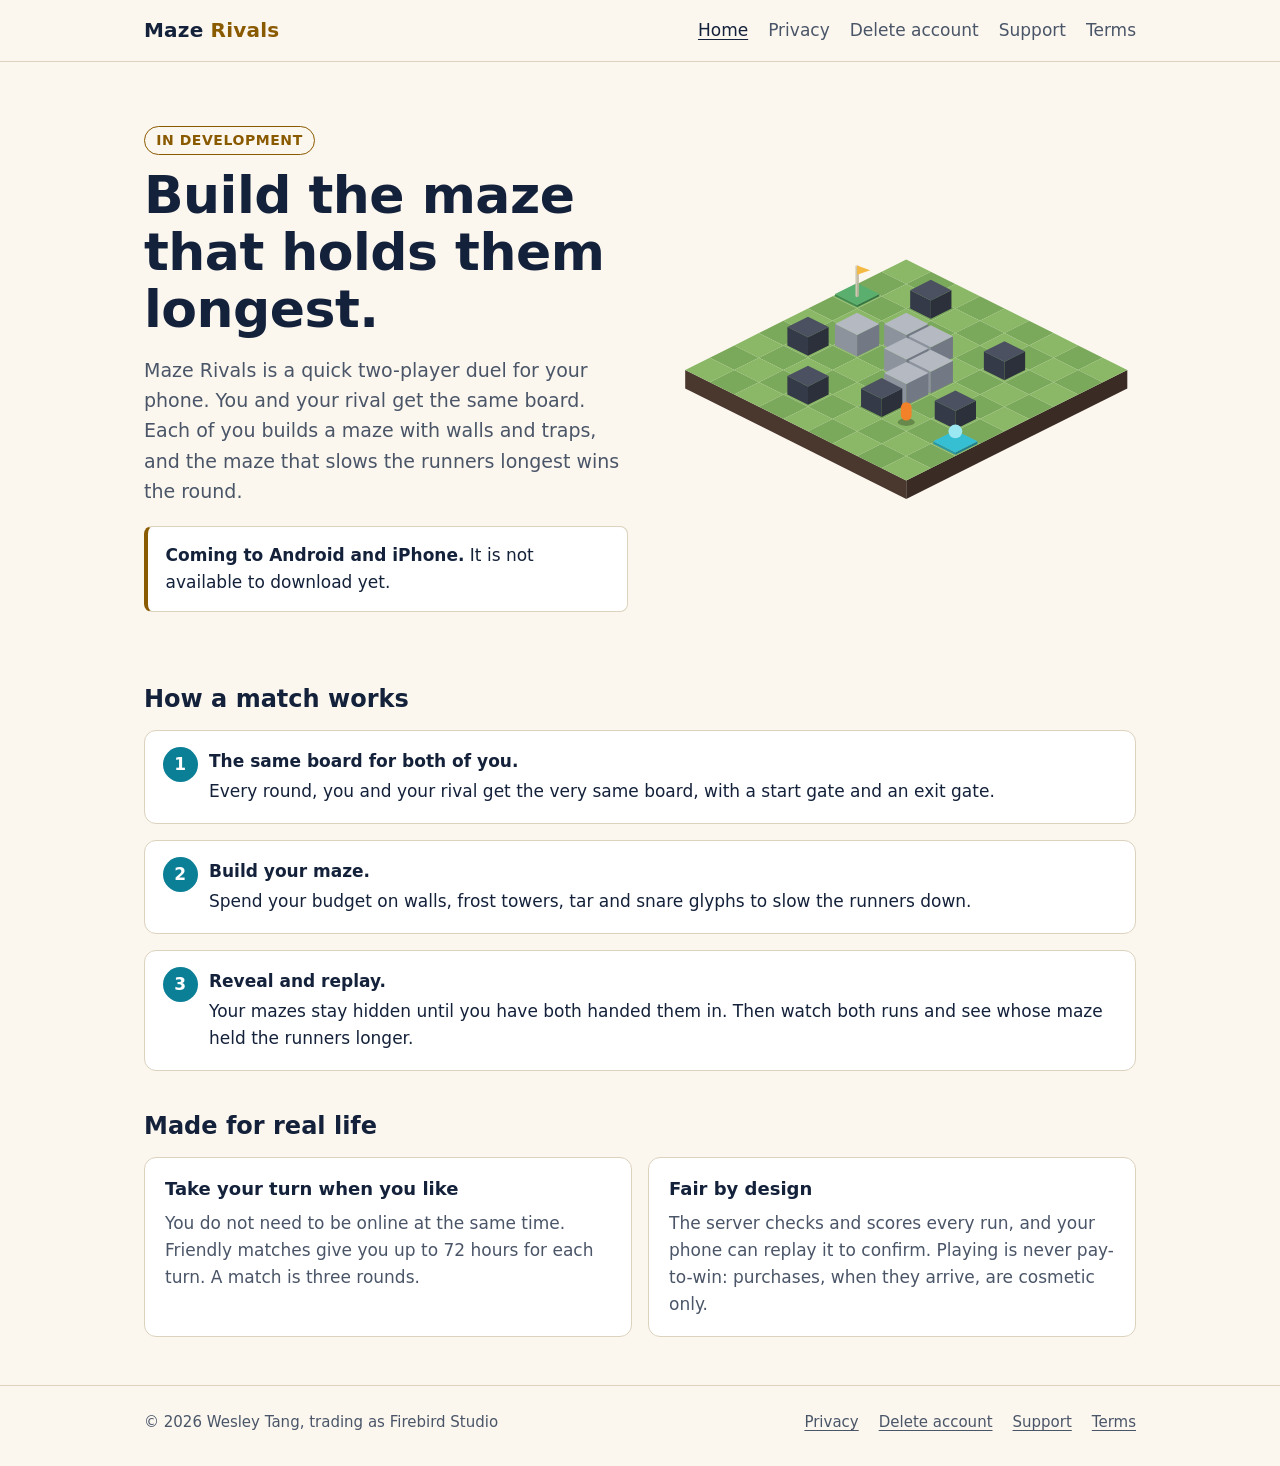
<file: index.html>
<!doctype html>
<html lang="en">
<head>
<meta charset="utf-8">
<meta name="viewport" content="width=device-width, initial-scale=1">
<title>Maze Rivals - build the maze that holds them longest</title>
<meta name="description" content="Maze Rivals is a two-player maze duel for phones. You and your rival get the same board, each build a maze, and the one that slows the runners longest wins. In development.">
<link rel="canonical" href="https://mazerivals.app/">
<meta name="theme-color" content="#101B2E">
<meta property="og:type" content="website">
<meta property="og:site_name" content="Maze Rivals">
<meta property="og:title" content="Maze Rivals - build the maze that holds them longest">
<meta property="og:description" content="Maze Rivals is a two-player maze duel for phones. You and your rival get the same board, each build a maze, and the one that slows the runners longest wins. In development.">
<meta property="og:url" content="https://mazerivals.app/">
<link rel="icon" href="/favicon.svg" type="image/svg+xml">
<link rel="stylesheet" href="/assets/site.css">
</head>
<body>
<a class="skip" href="#main">Skip to the content</a>
<header class="site"><div class="wrap"><a class="brand" href="/">Maze <span>Rivals</span></a><nav class="site" aria-label="Main"><ul><li><a href="/" aria-current="page">Home</a></li><li><a href="/privacy/">Privacy</a></li><li><a href="/delete-account/">Delete account</a></li><li><a href="/support/">Support</a></li><li><a href="/terms/">Terms</a></li></ul></nav></div></header>
<main id="main"><div class="wrap">
<section class="hero">
<div>
<p class="eyebrow">In development</p>
<h1>Build the maze that holds them longest.</h1>
<p class="lead">Maze Rivals is a quick two-player duel for your phone. You and your rival get the same board. Each of you builds a maze with walls and traps, and the maze that slows the runners longest wins the round.</p>
<p class="status"><strong>Coming to Android and iPhone.</strong> It is not available to download yet.</p>
</div>
<svg class="art" viewBox="0 0 600 392" role="img" aria-label="An isometric nine by nine board with walls and rocks between a start gate and an exit gate, and a runner on its way"><polygon points="12.0,198.0 300.0,342.0 300.0,366.0 12.0,222.0" fill="#4A382F"/><polygon points="588.0,198.0 300.0,342.0 300.0,366.0 588.0,222.0" fill="#3A2B25"/><polygon points="300.0,54.0 332.0,70.0 300.0,86.0 268.0,70.0" fill="#8AB866"/><polygon points="268.0,70.0 300.0,86.0 268.0,102.0 236.0,86.0" fill="#7BA95B"/><polygon points="332.0,70.0 364.0,86.0 332.0,102.0 300.0,86.0" fill="#7BA95B"/><polygon points="236.0,86.0 268.0,102.0 236.0,118.0 204.0,102.0" fill="#8AB866"/><polygon points="300.0,86.0 332.0,102.0 300.0,118.0 268.0,102.0" fill="#8AB866"/><polygon points="364.0,86.0 396.0,102.0 364.0,118.0 332.0,102.0" fill="#8AB866"/><polygon points="204.0,102.0 236.0,118.0 204.0,134.0 172.0,118.0" fill="#7BA95B"/><polygon points="268.0,102.0 300.0,118.0 268.0,134.0 236.0,118.0" fill="#7BA95B"/><polygon points="332.0,102.0 364.0,118.0 332.0,134.0 300.0,118.0" fill="#7BA95B"/><polygon points="396.0,102.0 428.0,118.0 396.0,134.0 364.0,118.0" fill="#7BA95B"/><polygon points="172.0,118.0 204.0,134.0 172.0,150.0 140.0,134.0" fill="#8AB866"/><polygon points="236.0,118.0 268.0,134.0 236.0,150.0 204.0,134.0" fill="#8AB866"/><polygon points="300.0,118.0 332.0,134.0 300.0,150.0 268.0,134.0" fill="#8AB866"/><polygon points="364.0,118.0 396.0,134.0 364.0,150.0 332.0,134.0" fill="#8AB866"/><polygon points="428.0,118.0 460.0,134.0 428.0,150.0 396.0,134.0" fill="#8AB866"/><polygon points="140.0,134.0 172.0,150.0 140.0,166.0 108.0,150.0" fill="#7BA95B"/><polygon points="204.0,134.0 236.0,150.0 204.0,166.0 172.0,150.0" fill="#7BA95B"/><polygon points="268.0,134.0 300.0,150.0 268.0,166.0 236.0,150.0" fill="#7BA95B"/><polygon points="332.0,134.0 364.0,150.0 332.0,166.0 300.0,150.0" fill="#7BA95B"/><polygon points="396.0,134.0 428.0,150.0 396.0,166.0 364.0,150.0" fill="#7BA95B"/><polygon points="460.0,134.0 492.0,150.0 460.0,166.0 428.0,150.0" fill="#7BA95B"/><polygon points="108.0,150.0 140.0,166.0 108.0,182.0 76.0,166.0" fill="#8AB866"/><polygon points="172.0,150.0 204.0,166.0 172.0,182.0 140.0,166.0" fill="#8AB866"/><polygon points="236.0,150.0 268.0,166.0 236.0,182.0 204.0,166.0" fill="#8AB866"/><polygon points="300.0,150.0 332.0,166.0 300.0,182.0 268.0,166.0" fill="#8AB866"/><polygon points="364.0,150.0 396.0,166.0 364.0,182.0 332.0,166.0" fill="#8AB866"/><polygon points="428.0,150.0 460.0,166.0 428.0,182.0 396.0,166.0" fill="#8AB866"/><polygon points="492.0,150.0 524.0,166.0 492.0,182.0 460.0,166.0" fill="#8AB866"/><polygon points="76.0,166.0 108.0,182.0 76.0,198.0 44.0,182.0" fill="#7BA95B"/><polygon points="140.0,166.0 172.0,182.0 140.0,198.0 108.0,182.0" fill="#7BA95B"/><polygon points="204.0,166.0 236.0,182.0 204.0,198.0 172.0,182.0" fill="#7BA95B"/><polygon points="268.0,166.0 300.0,182.0 268.0,198.0 236.0,182.0" fill="#7BA95B"/><polygon points="332.0,166.0 364.0,182.0 332.0,198.0 300.0,182.0" fill="#7BA95B"/><polygon points="396.0,166.0 428.0,182.0 396.0,198.0 364.0,182.0" fill="#7BA95B"/><polygon points="460.0,166.0 492.0,182.0 460.0,198.0 428.0,182.0" fill="#7BA95B"/><polygon points="524.0,166.0 556.0,182.0 524.0,198.0 492.0,182.0" fill="#7BA95B"/><polygon points="44.0,182.0 76.0,198.0 44.0,214.0 12.0,198.0" fill="#8AB866"/><polygon points="108.0,182.0 140.0,198.0 108.0,214.0 76.0,198.0" fill="#8AB866"/><polygon points="172.0,182.0 204.0,198.0 172.0,214.0 140.0,198.0" fill="#8AB866"/><polygon points="236.0,182.0 268.0,198.0 236.0,214.0 204.0,198.0" fill="#8AB866"/><polygon points="300.0,182.0 332.0,198.0 300.0,214.0 268.0,198.0" fill="#8AB866"/><polygon points="364.0,182.0 396.0,198.0 364.0,214.0 332.0,198.0" fill="#8AB866"/><polygon points="428.0,182.0 460.0,198.0 428.0,214.0 396.0,198.0" fill="#8AB866"/><polygon points="492.0,182.0 524.0,198.0 492.0,214.0 460.0,198.0" fill="#8AB866"/><polygon points="556.0,182.0 588.0,198.0 556.0,214.0 524.0,198.0" fill="#8AB866"/><polygon points="76.0,198.0 108.0,214.0 76.0,230.0 44.0,214.0" fill="#7BA95B"/><polygon points="140.0,198.0 172.0,214.0 140.0,230.0 108.0,214.0" fill="#7BA95B"/><polygon points="204.0,198.0 236.0,214.0 204.0,230.0 172.0,214.0" fill="#7BA95B"/><polygon points="268.0,198.0 300.0,214.0 268.0,230.0 236.0,214.0" fill="#7BA95B"/><polygon points="332.0,198.0 364.0,214.0 332.0,230.0 300.0,214.0" fill="#7BA95B"/><polygon points="396.0,198.0 428.0,214.0 396.0,230.0 364.0,214.0" fill="#7BA95B"/><polygon points="460.0,198.0 492.0,214.0 460.0,230.0 428.0,214.0" fill="#7BA95B"/><polygon points="524.0,198.0 556.0,214.0 524.0,230.0 492.0,214.0" fill="#7BA95B"/><polygon points="108.0,214.0 140.0,230.0 108.0,246.0 76.0,230.0" fill="#8AB866"/><polygon points="172.0,214.0 204.0,230.0 172.0,246.0 140.0,230.0" fill="#8AB866"/><polygon points="236.0,214.0 268.0,230.0 236.0,246.0 204.0,230.0" fill="#8AB866"/><polygon points="300.0,214.0 332.0,230.0 300.0,246.0 268.0,230.0" fill="#8AB866"/><polygon points="364.0,214.0 396.0,230.0 364.0,246.0 332.0,230.0" fill="#8AB866"/><polygon points="428.0,214.0 460.0,230.0 428.0,246.0 396.0,230.0" fill="#8AB866"/><polygon points="492.0,214.0 524.0,230.0 492.0,246.0 460.0,230.0" fill="#8AB866"/><polygon points="140.0,230.0 172.0,246.0 140.0,262.0 108.0,246.0" fill="#7BA95B"/><polygon points="204.0,230.0 236.0,246.0 204.0,262.0 172.0,246.0" fill="#7BA95B"/><polygon points="268.0,230.0 300.0,246.0 268.0,262.0 236.0,246.0" fill="#7BA95B"/><polygon points="332.0,230.0 364.0,246.0 332.0,262.0 300.0,246.0" fill="#7BA95B"/><polygon points="396.0,230.0 428.0,246.0 396.0,262.0 364.0,246.0" fill="#7BA95B"/><polygon points="460.0,230.0 492.0,246.0 460.0,262.0 428.0,246.0" fill="#7BA95B"/><polygon points="172.0,246.0 204.0,262.0 172.0,278.0 140.0,262.0" fill="#8AB866"/><polygon points="236.0,246.0 268.0,262.0 236.0,278.0 204.0,262.0" fill="#8AB866"/><polygon points="300.0,246.0 332.0,262.0 300.0,278.0 268.0,262.0" fill="#8AB866"/><polygon points="364.0,246.0 396.0,262.0 364.0,278.0 332.0,262.0" fill="#8AB866"/><polygon points="428.0,246.0 460.0,262.0 428.0,278.0 396.0,262.0" fill="#8AB866"/><polygon points="204.0,262.0 236.0,278.0 204.0,294.0 172.0,278.0" fill="#7BA95B"/><polygon points="268.0,262.0 300.0,278.0 268.0,294.0 236.0,278.0" fill="#7BA95B"/><polygon points="332.0,262.0 364.0,278.0 332.0,294.0 300.0,278.0" fill="#7BA95B"/><polygon points="396.0,262.0 428.0,278.0 396.0,294.0 364.0,278.0" fill="#7BA95B"/><polygon points="236.0,278.0 268.0,294.0 236.0,310.0 204.0,294.0" fill="#8AB866"/><polygon points="300.0,278.0 332.0,294.0 300.0,310.0 268.0,294.0" fill="#8AB866"/><polygon points="364.0,278.0 396.0,294.0 364.0,310.0 332.0,294.0" fill="#8AB866"/><polygon points="268.0,294.0 300.0,310.0 268.0,326.0 236.0,310.0" fill="#7BA95B"/><polygon points="332.0,294.0 364.0,310.0 332.0,326.0 300.0,310.0" fill="#7BA95B"/><polygon points="300.0,310.0 332.0,326.0 300.0,342.0 268.0,326.0" fill="#8AB866"/><polygon points="207.2,99.0 236.0,113.4 236.0,116.4 207.2,102.0" fill="#3F8A50"/><polygon points="236.0,113.4 264.8,99.0 264.8,102.0 236.0,116.4" fill="#357544"/><polygon points="236.0,84.6 264.8,99.0 236.0,113.4 207.2,99.0" fill="#5BAF6E"/><polygon points="233.8,62.0 236.0,63.1 236.0,103.1 233.8,102.0" fill="#CFC8B3"/><polygon points="236.0,63.1 238.2,62.0 238.2,102.0 236.0,103.1" fill="#BDB6A1"/><polygon points="236.0,60.9 238.2,62.0 236.0,63.1 233.8,62.0" fill="#E8E2D0"/><polygon points="236.0,62.0 253.0,68.0 236.0,74.0" fill="#F4B942"/><polygon points="305.1,94.0 332.0,107.4 332.0,131.4 305.1,118.0" fill="#343A47"/><polygon points="332.0,107.4 358.9,94.0 358.9,118.0 332.0,131.4" fill="#2B303B"/><polygon points="332.0,80.6 358.9,94.0 332.0,107.4 305.1,94.0" fill="#4B5160"/><polygon points="145.1,142.0 172.0,155.4 172.0,179.4 145.1,166.0" fill="#343A47"/><polygon points="172.0,155.4 198.9,142.0 198.9,166.0 172.0,179.4" fill="#2B303B"/><polygon points="172.0,128.6 198.9,142.0 172.0,155.4 145.1,142.0" fill="#4B5160"/><polygon points="207.2,138.0 236.0,152.4 236.0,180.4 207.2,166.0" fill="#8D939D"/><polygon points="236.0,152.4 264.8,138.0 264.8,166.0 236.0,180.4" fill="#737984"/><polygon points="236.0,123.6 264.8,138.0 236.0,152.4 207.2,138.0" fill="#B4B9C2"/><polygon points="271.2,138.0 300.0,152.4 300.0,180.4 271.2,166.0" fill="#8D939D"/><polygon points="300.0,152.4 328.8,138.0 328.8,166.0 300.0,180.4" fill="#737984"/><polygon points="300.0,123.6 328.8,138.0 300.0,152.4 271.2,138.0" fill="#B4B9C2"/><polygon points="303.2,154.0 332.0,168.4 332.0,196.4 303.2,182.0" fill="#8D939D"/><polygon points="332.0,168.4 360.8,154.0 360.8,182.0 332.0,196.4" fill="#737984"/><polygon points="332.0,139.6 360.8,154.0 332.0,168.4 303.2,154.0" fill="#B4B9C2"/><polygon points="271.2,170.0 300.0,184.4 300.0,212.4 271.2,198.0" fill="#8D939D"/><polygon points="300.0,184.4 328.8,170.0 328.8,198.0 300.0,212.4" fill="#737984"/><polygon points="300.0,155.6 328.8,170.0 300.0,184.4 271.2,170.0" fill="#B4B9C2"/><polygon points="401.1,174.0 428.0,187.4 428.0,211.4 401.1,198.0" fill="#343A47"/><polygon points="428.0,187.4 454.9,174.0 454.9,198.0 428.0,211.4" fill="#2B303B"/><polygon points="428.0,160.6 454.9,174.0 428.0,187.4 401.1,174.0" fill="#4B5160"/><polygon points="303.2,186.0 332.0,200.4 332.0,228.4 303.2,214.0" fill="#8D939D"/><polygon points="332.0,200.4 360.8,186.0 360.8,214.0 332.0,228.4" fill="#737984"/><polygon points="332.0,171.6 360.8,186.0 332.0,200.4 303.2,186.0" fill="#B4B9C2"/><polygon points="145.1,206.0 172.0,219.4 172.0,243.4 145.1,230.0" fill="#343A47"/><polygon points="172.0,219.4 198.9,206.0 198.9,230.0 172.0,243.4" fill="#2B303B"/><polygon points="172.0,192.6 198.9,206.0 172.0,219.4 145.1,206.0" fill="#4B5160"/><polygon points="271.2,202.0 300.0,216.4 300.0,244.4 271.2,230.0" fill="#8D939D"/><polygon points="300.0,216.4 328.8,202.0 328.8,230.0 300.0,244.4" fill="#737984"/><polygon points="300.0,187.6 328.8,202.0 300.0,216.4 271.2,202.0" fill="#B4B9C2"/><polygon points="241.1,222.0 268.0,235.4 268.0,259.4 241.1,246.0" fill="#343A47"/><polygon points="268.0,235.4 294.9,222.0 294.9,246.0 268.0,259.4" fill="#2B303B"/><polygon points="268.0,208.6 294.9,222.0 268.0,235.4 241.1,222.0" fill="#4B5160"/><ellipse cx="300" cy="266" rx="11" ry="5" fill="#000" opacity="0.25"/><rect x="293" y="240" width="14" height="24" rx="7" fill="#F2812A"/><polygon points="337.1,238.0 364.0,251.4 364.0,275.4 337.1,262.0" fill="#343A47"/><polygon points="364.0,251.4 390.9,238.0 390.9,262.0 364.0,275.4" fill="#2B303B"/><polygon points="364.0,224.6 390.9,238.0 364.0,251.4 337.1,238.0" fill="#4B5160"/><polygon points="335.2,291.0 364.0,305.4 364.0,308.4 335.2,294.0" fill="#2897A8"/><polygon points="364.0,305.4 392.8,291.0 392.8,294.0 364.0,308.4" fill="#207F8E"/><polygon points="364.0,276.6 392.8,291.0 364.0,305.4 335.2,291.0" fill="#36BFD3"/><circle cx="364" cy="278" r="9" fill="#9BE7F2"/></svg>
</section>
<h2>How a match works</h2>
<ol class="steps">
<li><strong>The same board for both of you.</strong> Every round, you and your rival get the very same board, with a start gate and an exit gate.</li>
<li><strong>Build your maze.</strong> Spend your budget on walls, frost towers, tar and snare glyphs to slow the runners down.</li>
<li><strong>Reveal and replay.</strong> Your mazes stay hidden until you have both handed them in. Then watch both runs and see whose maze held the runners longer.</li>
</ol>
<h2>Made for real life</h2>
<div class="cards">
<div class="card"><h3>Take your turn when you like</h3><p>You do not need to be online at the same time. Friendly matches give you up to 72 hours for each turn. A match is three rounds.</p></div>
<div class="card"><h3>Fair by design</h3><p>The server checks and scores every run, and your phone can replay it to confirm. Playing is never pay-to-win: purchases, when they arrive, are cosmetic only.</p></div>
</div>
</div></main>
<footer class="site"><div class="wrap"><p>&copy; 2026 Wesley Tang, trading as Firebird Studio</p><nav aria-label="Footer"><ul><li><a href="/privacy/">Privacy</a></li><li><a href="/delete-account/">Delete account</a></li><li><a href="/support/">Support</a></li><li><a href="/terms/">Terms</a></li></ul></nav></div></footer>
</body>
</html>
</file>
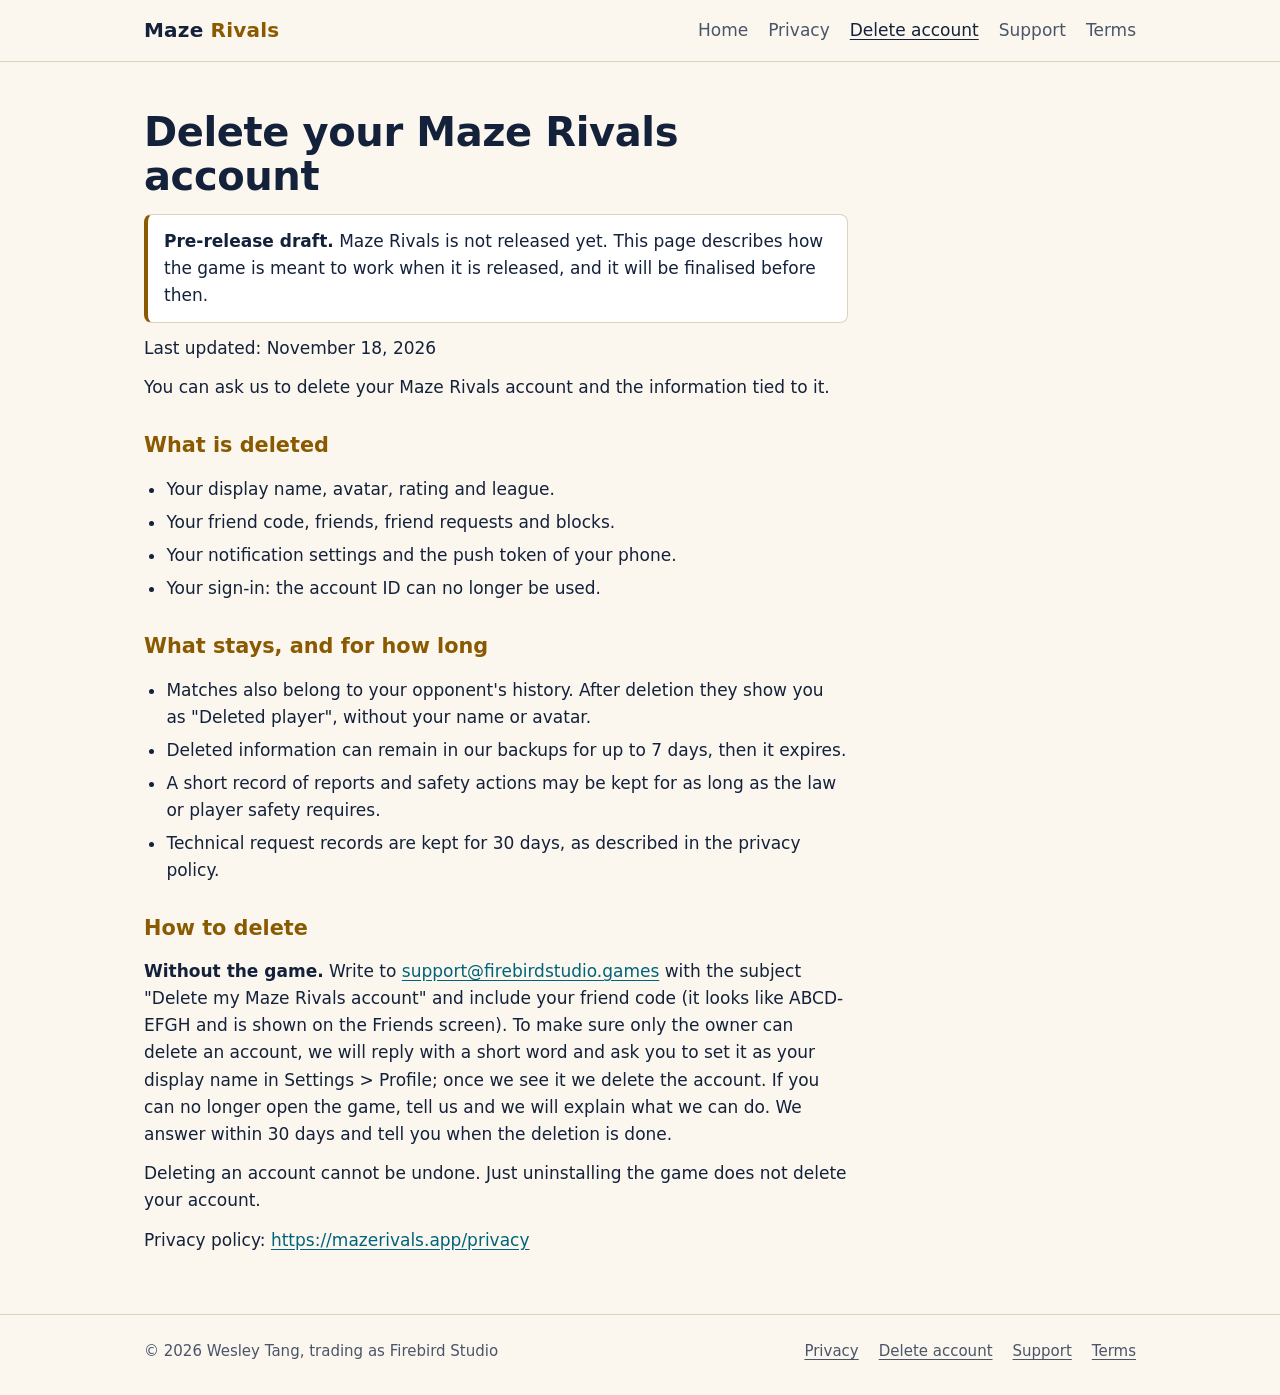
<file: delete-account/index.html>
<!doctype html>
<html lang="en">
<head>
<meta charset="utf-8">
<meta name="viewport" content="width=device-width, initial-scale=1">
<title>Delete your Maze Rivals account</title>
<meta name="description" content="How to delete your Maze Rivals account and what happens to your information.">
<link rel="canonical" href="https://mazerivals.app/delete-account/">
<meta name="theme-color" content="#101B2E">
<meta property="og:type" content="website">
<meta property="og:site_name" content="Maze Rivals">
<meta property="og:title" content="Delete your Maze Rivals account">
<meta property="og:description" content="How to delete your Maze Rivals account and what happens to your information.">
<meta property="og:url" content="https://mazerivals.app/delete-account/">
<link rel="icon" href="/favicon.svg" type="image/svg+xml">
<link rel="stylesheet" href="/assets/site.css">
</head>
<body>
<a class="skip" href="#main">Skip to the content</a>
<header class="site"><div class="wrap"><a class="brand" href="/">Maze <span>Rivals</span></a><nav class="site" aria-label="Main"><ul><li><a href="/">Home</a></li><li><a href="/privacy/">Privacy</a></li><li><a href="/delete-account/" aria-current="page">Delete account</a></li><li><a href="/support/">Support</a></li><li><a href="/terms/">Terms</a></li></ul></nav></div></header>
<main id="main"><div class="wrap">
<article class="doc">
<h1>Delete your Maze Rivals account</h1>
<p class="notice"><strong>Pre-release draft.</strong> Maze Rivals is not released yet. This page describes how the game is meant to work when it is released, and it will be finalised before then.</p>
<p>Last updated: November 18, 2026</p>
<p>You can ask us to delete your Maze Rivals account and the information tied to it.</p>
<h2 id="what-is-deleted">What is deleted</h2>
<ul><li>Your display name, avatar, rating and league.</li><li>Your friend code, friends, friend requests and blocks.</li><li>Your notification settings and the push token of your phone.</li><li>Your sign-in: the account ID can no longer be used.</li></ul>
<h2 id="what-stays-and-for-how-long">What stays, and for how long</h2>
<ul><li>Matches also belong to your opponent's history. After deletion they show you as &quot;Deleted player&quot;, without your name or avatar.</li><li>Deleted information can remain in our backups for up to 7 days, then it expires.</li><li>A short record of reports and safety actions may be kept for as long as the law or player safety requires.</li><li>Technical request records are kept for 30 days, as described in the privacy policy.</li></ul>
<h2 id="how-to-delete">How to delete</h2>
<p><strong>Without the game.</strong> Write to <a href="mailto:support@firebirdstudio.games">support@firebirdstudio.games</a> with the subject &quot;Delete my Maze Rivals account&quot; and include your friend code (it looks like ABCD-EFGH and is shown on the Friends screen). To make sure only the owner can delete an account, we will reply with a short word and ask you to set it as your display name in Settings &gt; Profile; once we see it we delete the account. If you can no longer open the game, tell us and we will explain what we can do. We answer within 30 days and tell you when the deletion is done.</p>
<p>Deleting an account cannot be undone. Just uninstalling the game does not delete your account.</p>
<p>Privacy policy: <a href="https://mazerivals.app/privacy">https://mazerivals.app/privacy</a></p>
</article>
</div></main>
<footer class="site"><div class="wrap"><p>&copy; 2026 Wesley Tang, trading as Firebird Studio</p><nav aria-label="Footer"><ul><li><a href="/privacy/">Privacy</a></li><li><a href="/delete-account/">Delete account</a></li><li><a href="/support/">Support</a></li><li><a href="/terms/">Terms</a></li></ul></nav></div></footer>
</body>
</html>
</file>
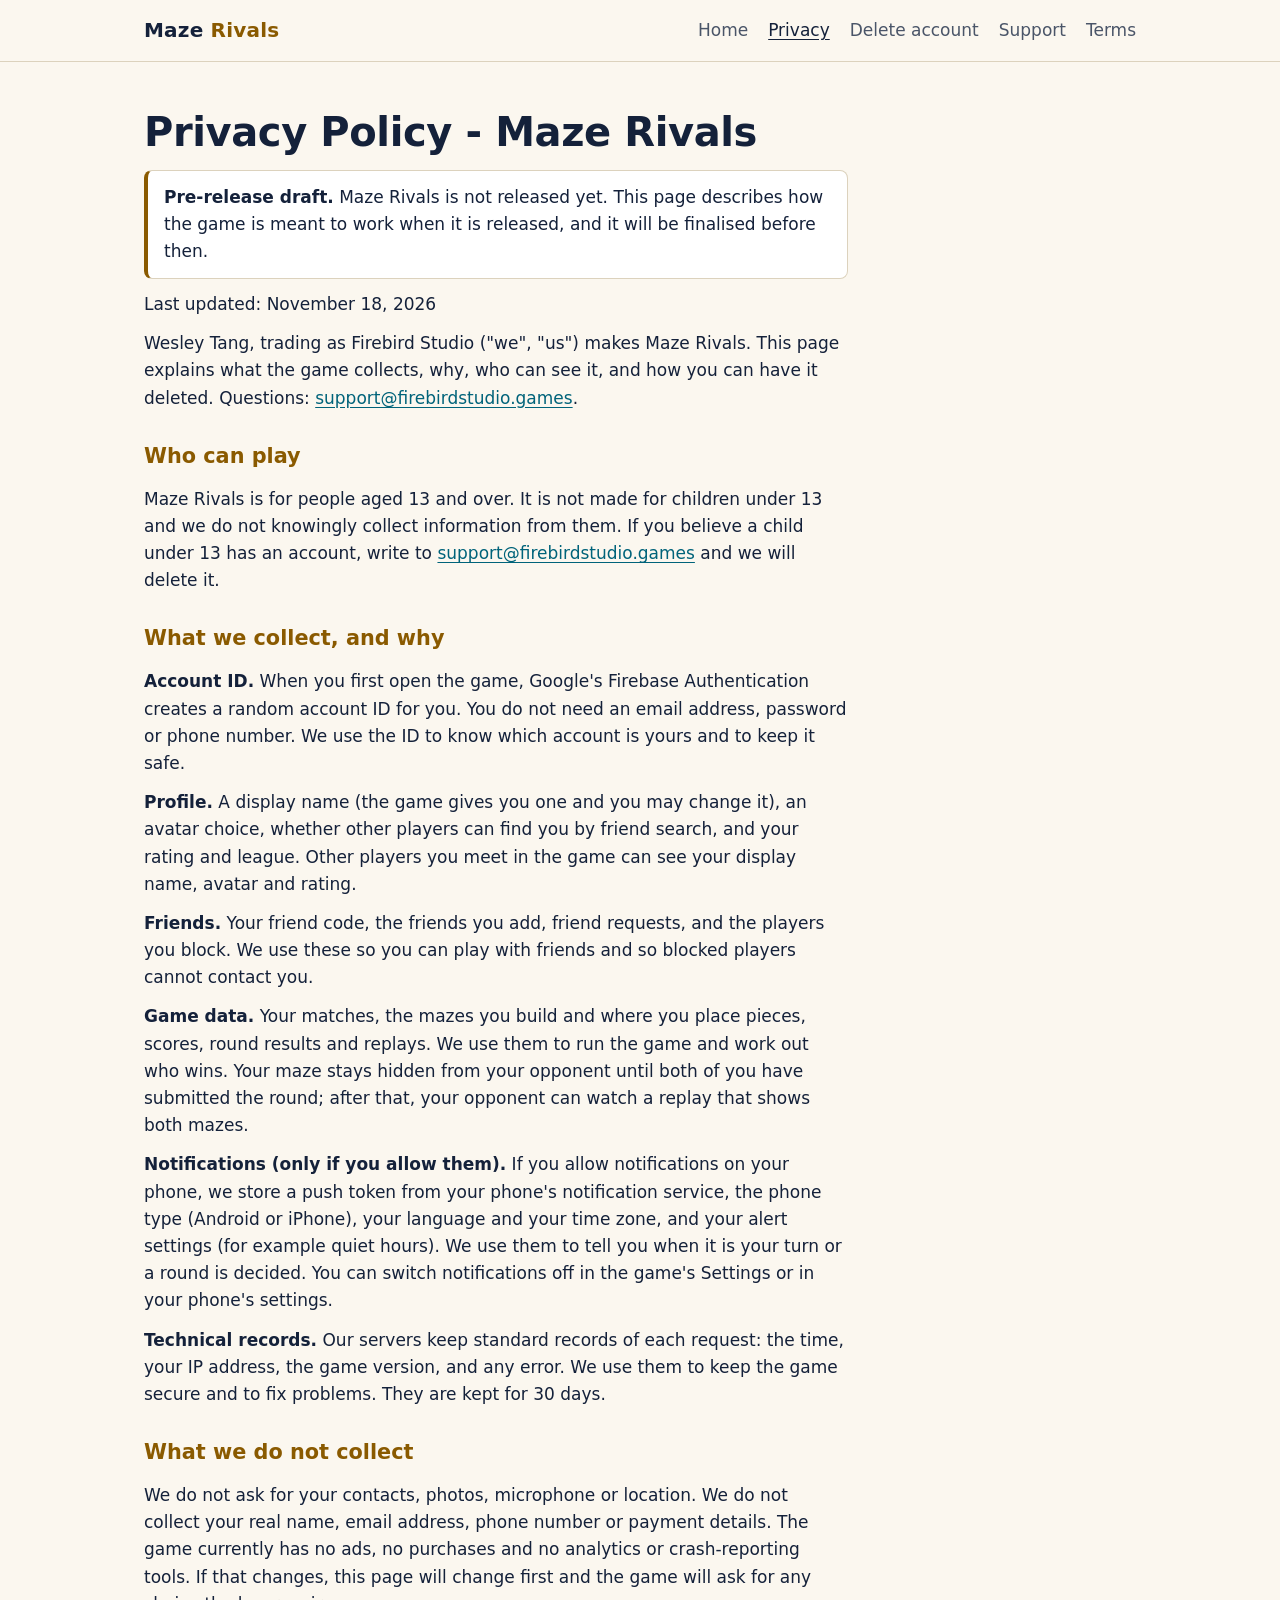
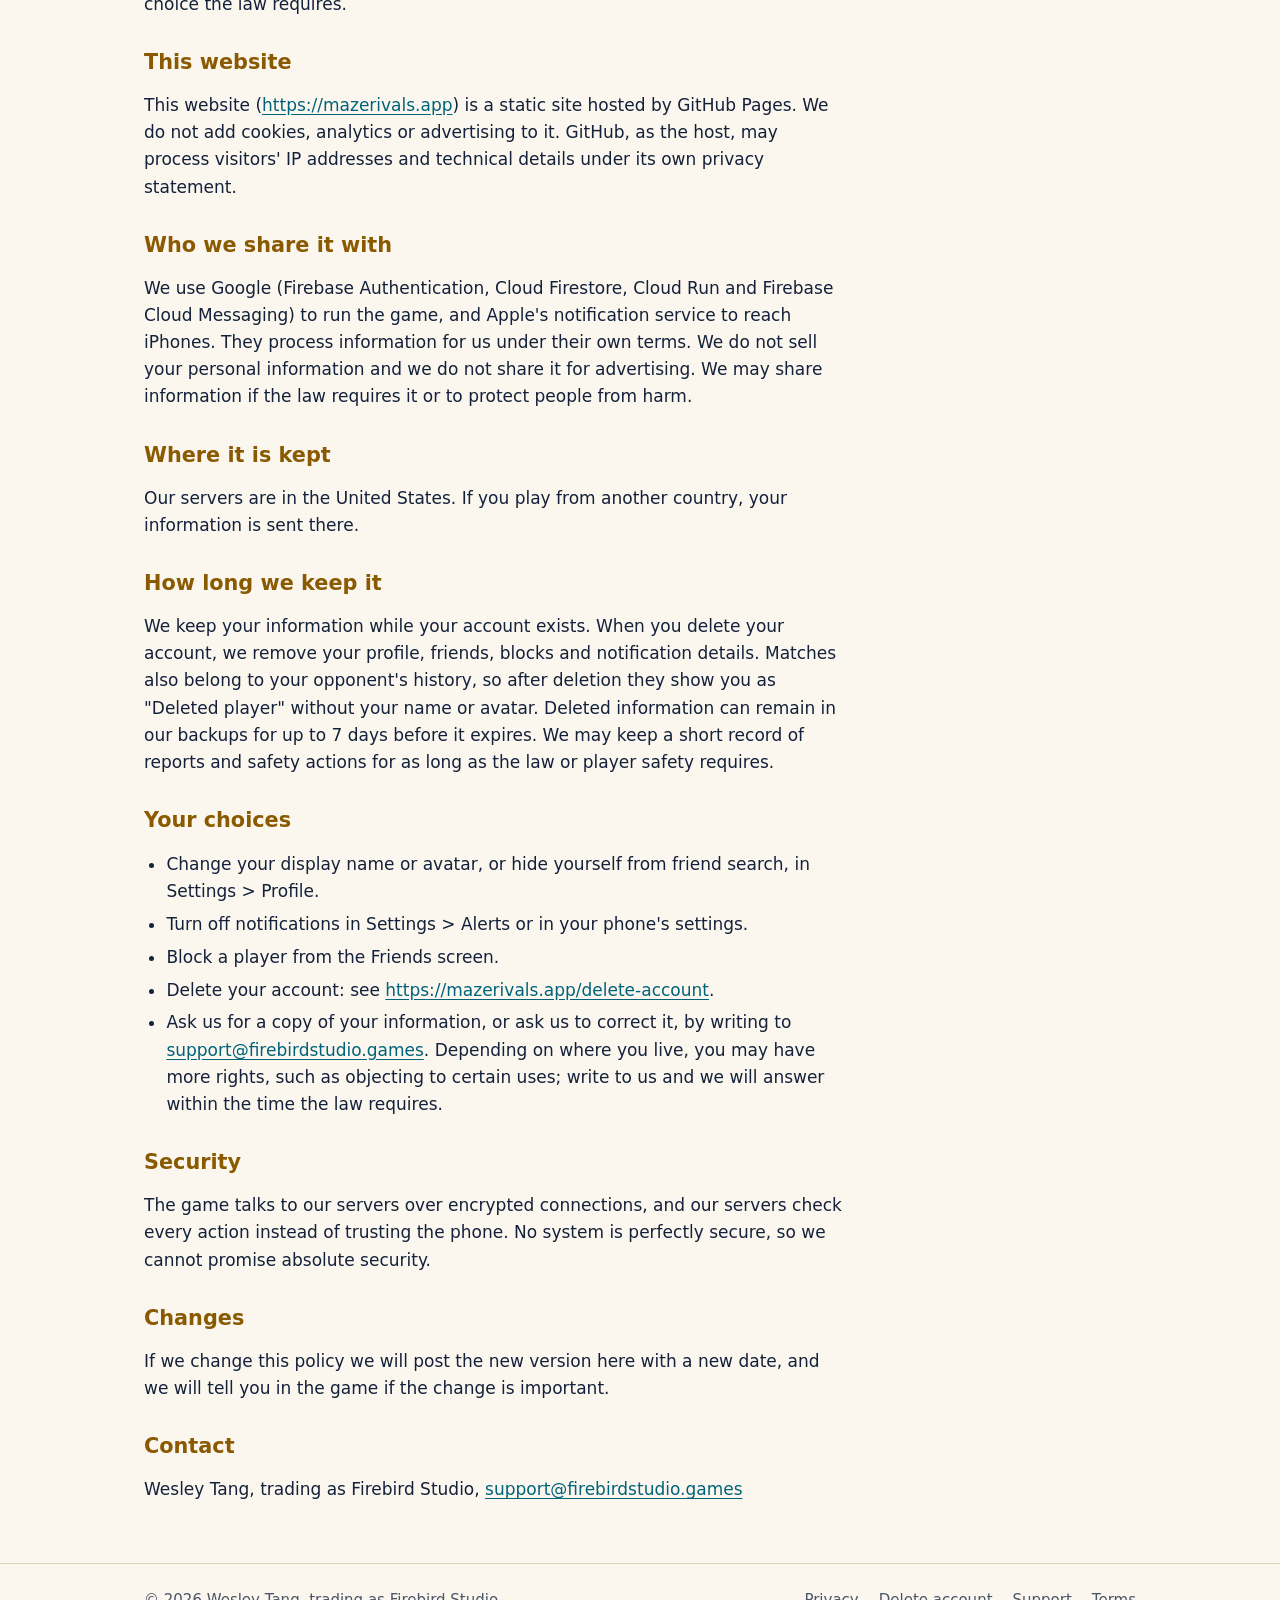
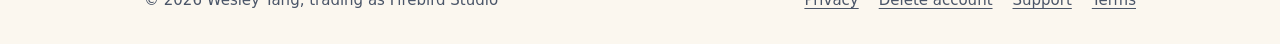
<file: privacy/index.html>
<!doctype html>
<html lang="en">
<head>
<meta charset="utf-8">
<meta name="viewport" content="width=device-width, initial-scale=1">
<title>Privacy Policy - Maze Rivals</title>
<meta name="description" content="What Maze Rivals collects, why, who can see it, and how to have it deleted.">
<link rel="canonical" href="https://mazerivals.app/privacy/">
<meta name="theme-color" content="#101B2E">
<meta property="og:type" content="website">
<meta property="og:site_name" content="Maze Rivals">
<meta property="og:title" content="Privacy Policy - Maze Rivals">
<meta property="og:description" content="What Maze Rivals collects, why, who can see it, and how to have it deleted.">
<meta property="og:url" content="https://mazerivals.app/privacy/">
<link rel="icon" href="/favicon.svg" type="image/svg+xml">
<link rel="stylesheet" href="/assets/site.css">
</head>
<body>
<a class="skip" href="#main">Skip to the content</a>
<header class="site"><div class="wrap"><a class="brand" href="/">Maze <span>Rivals</span></a><nav class="site" aria-label="Main"><ul><li><a href="/">Home</a></li><li><a href="/privacy/" aria-current="page">Privacy</a></li><li><a href="/delete-account/">Delete account</a></li><li><a href="/support/">Support</a></li><li><a href="/terms/">Terms</a></li></ul></nav></div></header>
<main id="main"><div class="wrap">
<article class="doc">
<h1>Privacy Policy - Maze Rivals</h1>
<p class="notice"><strong>Pre-release draft.</strong> Maze Rivals is not released yet. This page describes how the game is meant to work when it is released, and it will be finalised before then.</p>
<p>Last updated: November 18, 2026</p>
<p>Wesley Tang, trading as Firebird Studio (&quot;we&quot;, &quot;us&quot;) makes Maze Rivals. This page explains what the game collects, why, who can see it, and how you can have it deleted. Questions: <a href="mailto:support@firebirdstudio.games">support@firebirdstudio.games</a>.</p>
<h2 id="who-can-play">Who can play</h2>
<p>Maze Rivals is for people aged 13 and over. It is not made for children under 13 and we do not knowingly collect information from them. If you believe a child under 13 has an account, write to <a href="mailto:support@firebirdstudio.games">support@firebirdstudio.games</a> and we will delete it.</p>
<h2 id="what-we-collect-and-why">What we collect, and why</h2>
<p><strong>Account ID.</strong> When you first open the game, Google's Firebase Authentication creates a random account ID for you. You do not need an email address, password or phone number. We use the ID to know which account is yours and to keep it safe.</p>
<p><strong>Profile.</strong> A display name (the game gives you one and you may change it), an avatar choice, whether other players can find you by friend search, and your rating and league. Other players you meet in the game can see your display name, avatar and rating.</p>
<p><strong>Friends.</strong> Your friend code, the friends you add, friend requests, and the players you block. We use these so you can play with friends and so blocked players cannot contact you.</p>
<p><strong>Game data.</strong> Your matches, the mazes you build and where you place pieces, scores, round results and replays. We use them to run the game and work out who wins. Your maze stays hidden from your opponent until both of you have submitted the round; after that, your opponent can watch a replay that shows both mazes.</p>
<p><strong>Notifications (only if you allow them).</strong> If you allow notifications on your phone, we store a push token from your phone's notification service, the phone type (Android or iPhone), your language and your time zone, and your alert settings (for example quiet hours). We use them to tell you when it is your turn or a round is decided. You can switch notifications off in the game's Settings or in your phone's settings.</p>
<p><strong>Technical records.</strong> Our servers keep standard records of each request: the time, your IP address, the game version, and any error. We use them to keep the game secure and to fix problems. They are kept for 30 days.</p>
<h2 id="what-we-do-not-collect">What we do not collect</h2>
<p>We do not ask for your contacts, photos, microphone or location. We do not collect your real name, email address, phone number or payment details. The game currently has no ads, no purchases and no analytics or crash-reporting tools. If that changes, this page will change first and the game will ask for any choice the law requires.</p>
<h2 id="this-website">This website</h2>
<p>This website (<a href="https://mazerivals.app">https://mazerivals.app</a>) is a static site hosted by GitHub Pages. We do not add cookies, analytics or advertising to it. GitHub, as the host, may process visitors' IP addresses and technical details under its own privacy statement.</p>
<h2 id="who-we-share-it-with">Who we share it with</h2>
<p>We use Google (Firebase Authentication, Cloud Firestore, Cloud Run and Firebase Cloud Messaging) to run the game, and Apple's notification service to reach iPhones. They process information for us under their own terms. We do not sell your personal information and we do not share it for advertising. We may share information if the law requires it or to protect people from harm.</p>
<h2 id="where-it-is-kept">Where it is kept</h2>
<p>Our servers are in the United States. If you play from another country, your information is sent there.</p>
<h2 id="how-long-we-keep-it">How long we keep it</h2>
<p>We keep your information while your account exists. When you delete your account, we remove your profile, friends, blocks and notification details. Matches also belong to your opponent's history, so after deletion they show you as &quot;Deleted player&quot; without your name or avatar. Deleted information can remain in our backups for up to 7 days before it expires. We may keep a short record of reports and safety actions for as long as the law or player safety requires.</p>
<h2 id="your-choices">Your choices</h2>
<ul><li>Change your display name or avatar, or hide yourself from friend search, in Settings &gt; Profile.</li><li>Turn off notifications in Settings &gt; Alerts or in your phone's settings.</li><li>Block a player from the Friends screen.</li><li>Delete your account: see <a href="https://mazerivals.app/delete-account">https://mazerivals.app/delete-account</a>.</li><li>Ask us for a copy of your information, or ask us to correct it, by writing to <a href="mailto:support@firebirdstudio.games">support@firebirdstudio.games</a>. Depending on where you live, you may have more rights, such as objecting to certain uses; write to us and we will answer within the time the law requires.</li></ul>
<h2 id="security">Security</h2>
<p>The game talks to our servers over encrypted connections, and our servers check every action instead of trusting the phone. No system is perfectly secure, so we cannot promise absolute security.</p>
<h2 id="changes">Changes</h2>
<p>If we change this policy we will post the new version here with a new date, and we will tell you in the game if the change is important.</p>
<h2 id="contact">Contact</h2>
<p>Wesley Tang, trading as Firebird Studio, <a href="mailto:support@firebirdstudio.games">support@firebirdstudio.games</a></p>
</article>
</div></main>
<footer class="site"><div class="wrap"><p>&copy; 2026 Wesley Tang, trading as Firebird Studio</p><nav aria-label="Footer"><ul><li><a href="/privacy/">Privacy</a></li><li><a href="/delete-account/">Delete account</a></li><li><a href="/support/">Support</a></li><li><a href="/terms/">Terms</a></li></ul></nav></div></footer>
</body>
</html>
</file>
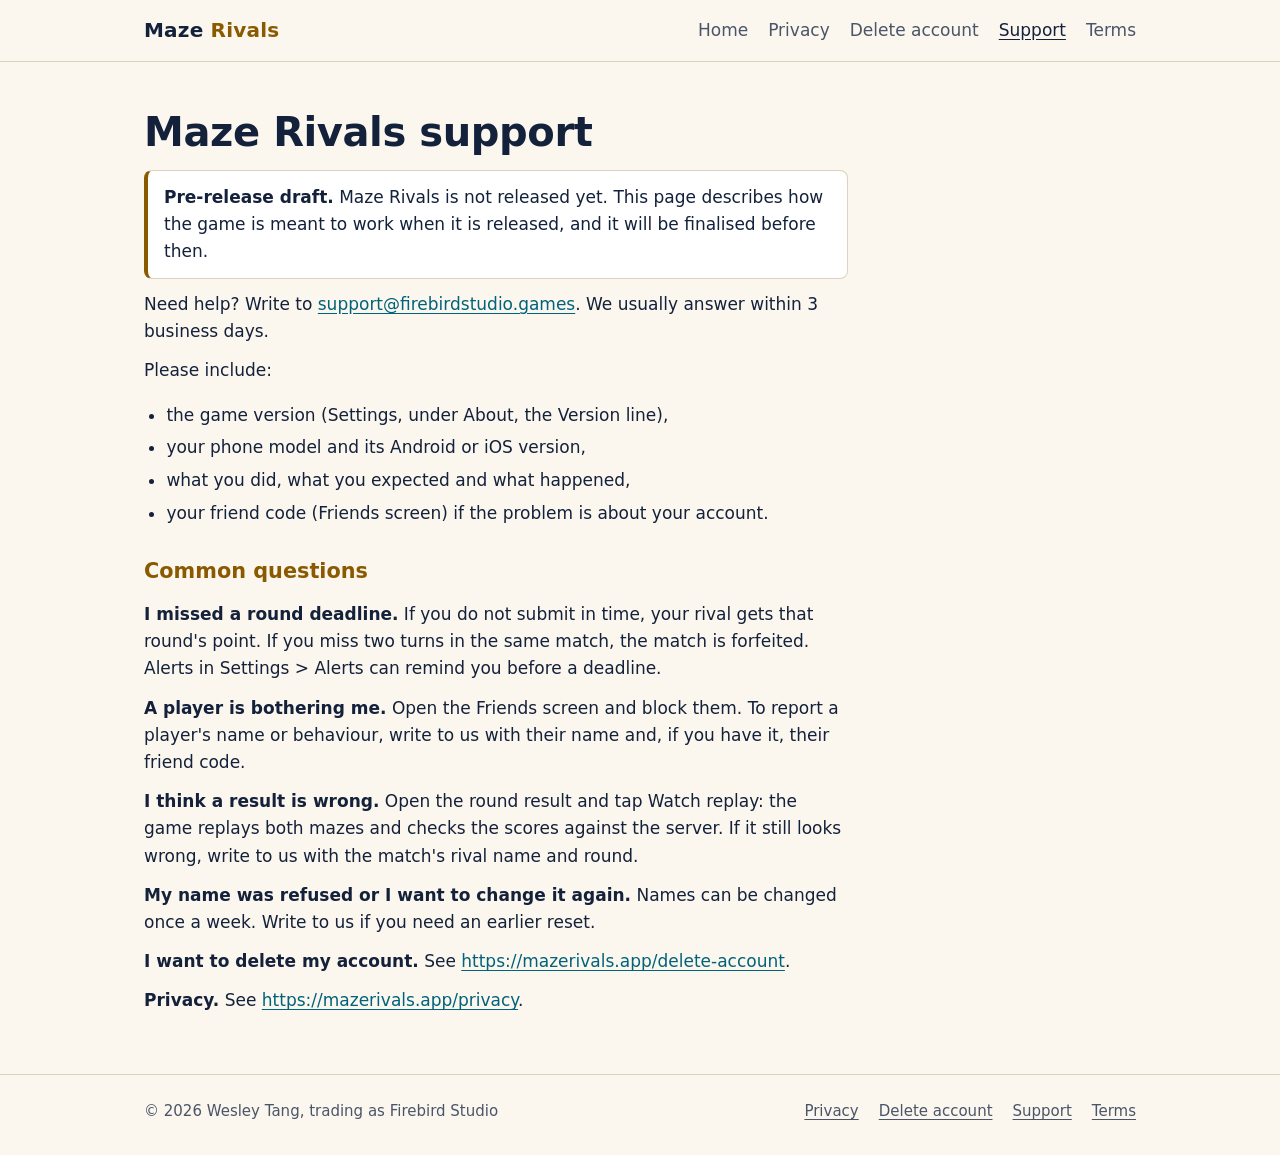
<file: support/index.html>
<!doctype html>
<html lang="en">
<head>
<meta charset="utf-8">
<meta name="viewport" content="width=device-width, initial-scale=1">
<title>Maze Rivals support</title>
<meta name="description" content="Get help with Maze Rivals.">
<link rel="canonical" href="https://mazerivals.app/support/">
<meta name="theme-color" content="#101B2E">
<meta property="og:type" content="website">
<meta property="og:site_name" content="Maze Rivals">
<meta property="og:title" content="Maze Rivals support">
<meta property="og:description" content="Get help with Maze Rivals.">
<meta property="og:url" content="https://mazerivals.app/support/">
<link rel="icon" href="/favicon.svg" type="image/svg+xml">
<link rel="stylesheet" href="/assets/site.css">
</head>
<body>
<a class="skip" href="#main">Skip to the content</a>
<header class="site"><div class="wrap"><a class="brand" href="/">Maze <span>Rivals</span></a><nav class="site" aria-label="Main"><ul><li><a href="/">Home</a></li><li><a href="/privacy/">Privacy</a></li><li><a href="/delete-account/">Delete account</a></li><li><a href="/support/" aria-current="page">Support</a></li><li><a href="/terms/">Terms</a></li></ul></nav></div></header>
<main id="main"><div class="wrap">
<article class="doc">
<h1>Maze Rivals support</h1>
<p class="notice"><strong>Pre-release draft.</strong> Maze Rivals is not released yet. This page describes how the game is meant to work when it is released, and it will be finalised before then.</p>
<p>Need help? Write to <a href="mailto:support@firebirdstudio.games">support@firebirdstudio.games</a>. We usually answer within 3 business days.</p>
<p>Please include:</p>
<ul><li>the game version (Settings, under About, the Version line),</li><li>your phone model and its Android or iOS version,</li><li>what you did, what you expected and what happened,</li><li>your friend code (Friends screen) if the problem is about your account.</li></ul>
<h2 id="common-questions">Common questions</h2>
<p><strong>I missed a round deadline.</strong> If you do not submit in time, your rival gets that round's point. If you miss two turns in the same match, the match is forfeited. Alerts in Settings &gt; Alerts can remind you before a deadline.</p>
<p><strong>A player is bothering me.</strong> Open the Friends screen and block them. To report a player's name or behaviour, write to us with their name and, if you have it, their friend code.</p>
<p><strong>I think a result is wrong.</strong> Open the round result and tap Watch replay: the game replays both mazes and checks the scores against the server. If it still looks wrong, write to us with the match's rival name and round.</p>
<p><strong>My name was refused or I want to change it again.</strong> Names can be changed once a week. Write to us if you need an earlier reset.</p>
<p><strong>I want to delete my account.</strong> See <a href="https://mazerivals.app/delete-account">https://mazerivals.app/delete-account</a>.</p>
<p><strong>Privacy.</strong> See <a href="https://mazerivals.app/privacy">https://mazerivals.app/privacy</a>.</p>
</article>
</div></main>
<footer class="site"><div class="wrap"><p>&copy; 2026 Wesley Tang, trading as Firebird Studio</p><nav aria-label="Footer"><ul><li><a href="/privacy/">Privacy</a></li><li><a href="/delete-account/">Delete account</a></li><li><a href="/support/">Support</a></li><li><a href="/terms/">Terms</a></li></ul></nav></div></footer>
</body>
</html>
</file>
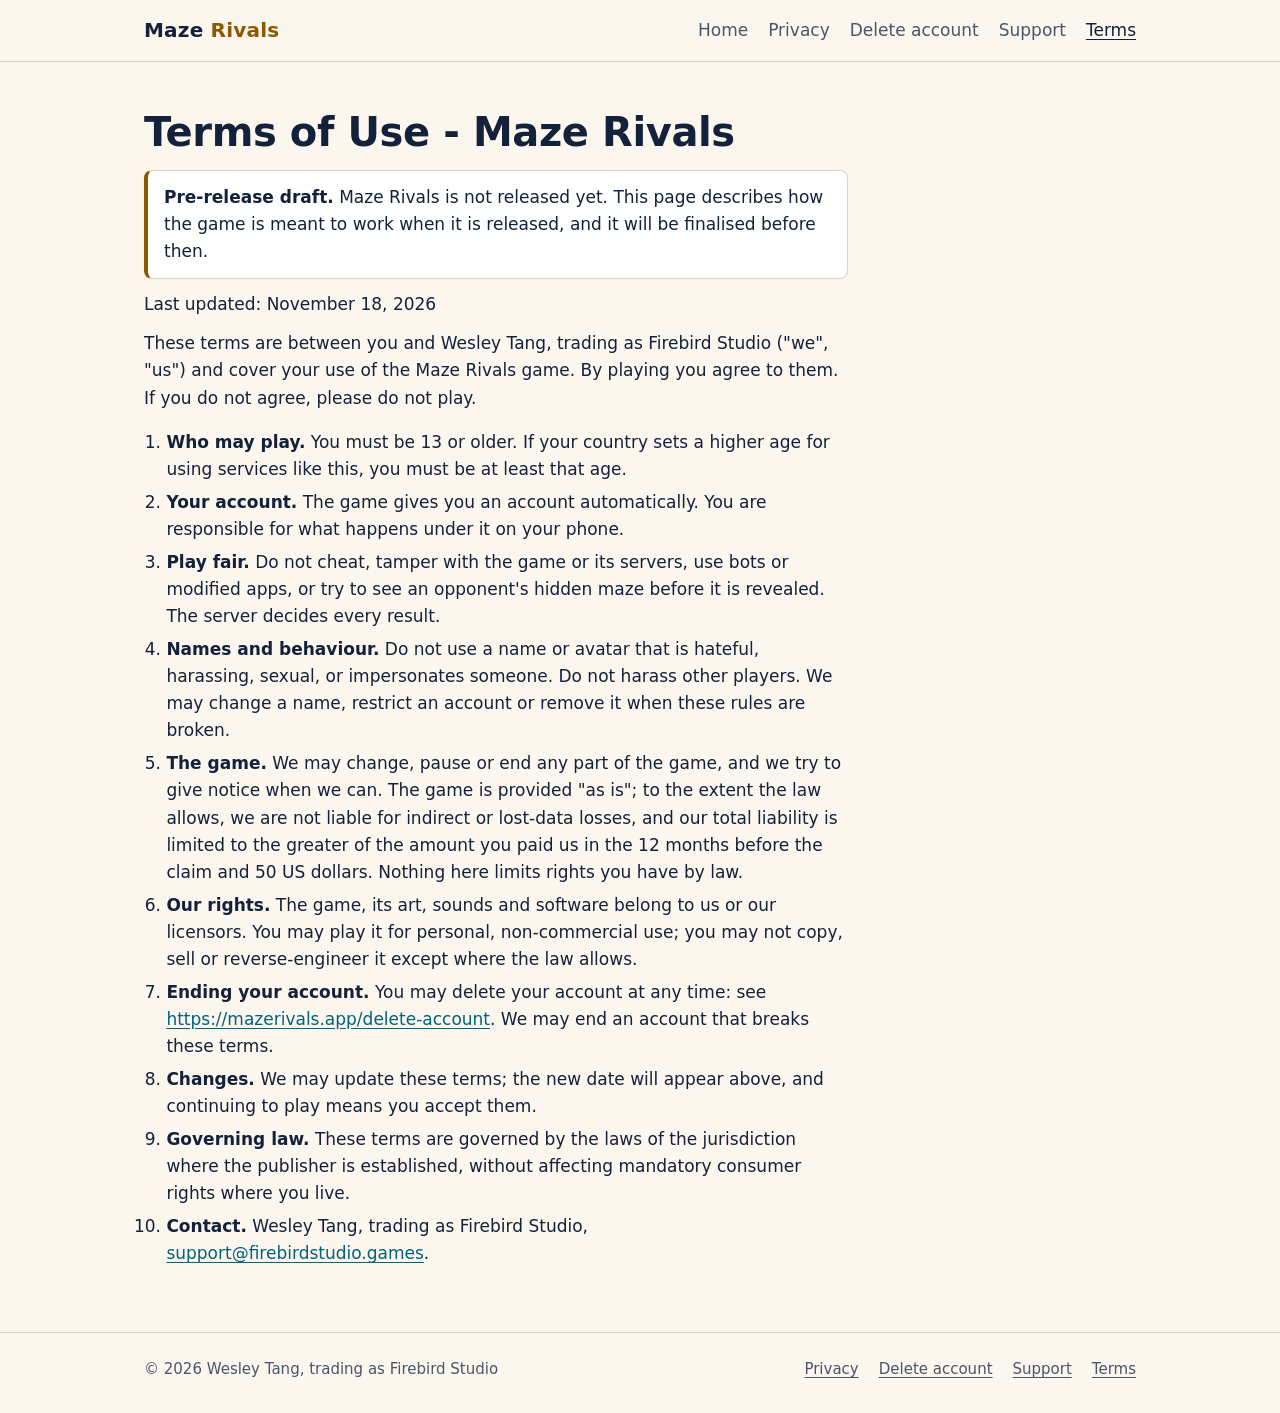
<file: terms/index.html>
<!doctype html>
<html lang="en">
<head>
<meta charset="utf-8">
<meta name="viewport" content="width=device-width, initial-scale=1">
<title>Terms of Use - Maze Rivals</title>
<meta name="description" content="The terms for playing Maze Rivals.">
<link rel="canonical" href="https://mazerivals.app/terms/">
<meta name="theme-color" content="#101B2E">
<meta property="og:type" content="website">
<meta property="og:site_name" content="Maze Rivals">
<meta property="og:title" content="Terms of Use - Maze Rivals">
<meta property="og:description" content="The terms for playing Maze Rivals.">
<meta property="og:url" content="https://mazerivals.app/terms/">
<link rel="icon" href="/favicon.svg" type="image/svg+xml">
<link rel="stylesheet" href="/assets/site.css">
</head>
<body>
<a class="skip" href="#main">Skip to the content</a>
<header class="site"><div class="wrap"><a class="brand" href="/">Maze <span>Rivals</span></a><nav class="site" aria-label="Main"><ul><li><a href="/">Home</a></li><li><a href="/privacy/">Privacy</a></li><li><a href="/delete-account/">Delete account</a></li><li><a href="/support/">Support</a></li><li><a href="/terms/" aria-current="page">Terms</a></li></ul></nav></div></header>
<main id="main"><div class="wrap">
<article class="doc">
<h1>Terms of Use - Maze Rivals</h1>
<p class="notice"><strong>Pre-release draft.</strong> Maze Rivals is not released yet. This page describes how the game is meant to work when it is released, and it will be finalised before then.</p>
<p>Last updated: November 18, 2026</p>
<p>These terms are between you and Wesley Tang, trading as Firebird Studio (&quot;we&quot;, &quot;us&quot;) and cover your use of the Maze Rivals game. By playing you agree to them. If you do not agree, please do not play.</p>
<ol><li><strong>Who may play.</strong> You must be 13 or older. If your country sets a higher age for using services like this, you must be at least that age.</li><li><strong>Your account.</strong> The game gives you an account automatically. You are responsible for what happens under it on your phone.</li><li><strong>Play fair.</strong> Do not cheat, tamper with the game or its servers, use bots or modified apps, or try to see an opponent's hidden maze before it is revealed. The server decides every result.</li><li><strong>Names and behaviour.</strong> Do not use a name or avatar that is hateful, harassing, sexual, or impersonates someone. Do not harass other players. We may change a name, restrict an account or remove it when these rules are broken.</li><li><strong>The game.</strong> We may change, pause or end any part of the game, and we try to give notice when we can. The game is provided &quot;as is&quot;; to the extent the law allows, we are not liable for indirect or lost-data losses, and our total liability is limited to the greater of the amount you paid us in the 12 months before the claim and 50 US dollars. Nothing here limits rights you have by law.</li><li><strong>Our rights.</strong> The game, its art, sounds and software belong to us or our licensors. You may play it for personal, non-commercial use; you may not copy, sell or reverse-engineer it except where the law allows.</li><li><strong>Ending your account.</strong> You may delete your account at any time: see <a href="https://mazerivals.app/delete-account">https://mazerivals.app/delete-account</a>. We may end an account that breaks these terms.</li><li><strong>Changes.</strong> We may update these terms; the new date will appear above, and continuing to play means you accept them.</li><li><strong>Governing law.</strong> These terms are governed by the laws of the jurisdiction where the publisher is established, without affecting mandatory consumer rights where you live.</li><li><strong>Contact.</strong> Wesley Tang, trading as Firebird Studio, <a href="mailto:support@firebirdstudio.games">support@firebirdstudio.games</a>.</li></ol>
</article>
</div></main>
<footer class="site"><div class="wrap"><p>&copy; 2026 Wesley Tang, trading as Firebird Studio</p><nav aria-label="Footer"><ul><li><a href="/privacy/">Privacy</a></li><li><a href="/delete-account/">Delete account</a></li><li><a href="/support/">Support</a></li><li><a href="/terms/">Terms</a></li></ul></nav></div></footer>
</body>
</html>
</file>
<file: assets/site.css>
/* Maze Rivals website. No fonts, scripts or images are fetched from anywhere else. */
:root {
  color-scheme: dark light;
  --bg: #101B2E;
  --panel: #17263F;
  --panel-2: #1E3150;
  --text: #F3ECDD;
  --muted: #B9C2D3;
  --accent: #F4B942;
  --link: #5CD0E3;
  --btn: #36BFD3;
  --btn-text: #0E1A2C;
  --line: #2B3E5E;
}
@media (prefers-color-scheme: light) {
  :root {
    --bg: #FBF7EF;
    --panel: #FFFFFF;
    --panel-2: #F2EBDD;
    --text: #14213A;
    --muted: #4A5568;
    --accent: #8A5A00;
    --link: #00637A;
    --btn: #0B7F96;
    --btn-text: #FFFFFF;
    --line: #DCD2BD;
  }
}

* { box-sizing: border-box; }
html { -webkit-text-size-adjust: 100%; }
body {
  margin: 0;
  background: var(--bg);
  color: var(--text);
  font: 400 1.0625rem/1.6 system-ui, -apple-system, "Segoe UI", Roboto, "Helvetica Neue", Arial, sans-serif;
}
a { color: var(--link); text-underline-offset: 0.18em; }
a:hover { text-decoration-thickness: 2px; }
:focus-visible { outline: 3px solid var(--accent); outline-offset: 3px; border-radius: 4px; }

.skip { position: absolute; left: 1rem; top: -4rem; background: var(--accent); color: var(--bg); padding: 0.6rem 1rem; border-radius: 0.5rem; z-index: 10; }
.skip:focus { top: 1rem; }

.wrap { width: 100%; max-width: 64rem; margin: 0 auto; padding: 0 1rem; }

header.site { border-bottom: 1px solid var(--line); }
header.site .wrap { display: flex; flex-wrap: wrap; align-items: center; justify-content: space-between; gap: 0.5rem 1.5rem; padding-top: 0.9rem; padding-bottom: 0.9rem; }
.brand { color: var(--text); font-weight: 800; font-size: 1.25rem; letter-spacing: 0.01em; text-decoration: none; }
.brand span { color: var(--accent); }
nav.site ul { display: flex; flex-wrap: wrap; gap: 0.25rem 1.25rem; list-style: none; margin: 0; padding: 0; }
nav.site a { color: var(--muted); text-decoration: none; padding: 0.25rem 0; }
nav.site a:hover, nav.site a[aria-current="page"] { color: var(--text); text-decoration: underline; }

main { padding: 2rem 0 3rem; }

.hero { display: grid; gap: 2rem; align-items: center; padding: 1rem 0 2rem; }
.eyebrow { display: inline-block; margin: 0 0 0.75rem; padding: 0.15rem 0.7rem; border: 1px solid var(--accent); color: var(--accent); border-radius: 999px; font-size: 0.875rem; font-weight: 700; letter-spacing: 0.04em; text-transform: uppercase; }
h1 { margin: 0 0 1rem; font-size: clamp(2rem, 6vw, 3.25rem); line-height: 1.1; font-weight: 800; letter-spacing: -0.01em; }
.lead { margin: 0 0 1.25rem; font-size: 1.1875rem; color: var(--muted); max-width: 38rem; }
.status { margin: 0; padding: 0.9rem 1.1rem; background: var(--panel); border: 1px solid var(--line); border-left: 4px solid var(--accent); border-radius: 0.5rem; max-width: 38rem; }
.art { width: 100%; height: auto; display: block; }

h2 { margin: 2.5rem 0 1rem; font-size: 1.5rem; line-height: 1.25; }
.steps { display: grid; gap: 1rem; list-style: none; margin: 0; padding: 0; counter-reset: step; }
.steps li { counter-increment: step; background: var(--panel); border: 1px solid var(--line); border-radius: 0.75rem; padding: 1.1rem 1.25rem 1.1rem 4rem; position: relative; }
.steps li::before { content: counter(step); position: absolute; left: 1.1rem; top: 1rem; width: 2.2rem; height: 2.2rem; display: grid; place-items: center; border-radius: 50%; background: var(--btn); color: var(--btn-text); font-weight: 800; }
.steps strong { display: block; margin-bottom: 0.15rem; }
.cards { display: grid; gap: 1rem; }
.card { background: var(--panel); border: 1px solid var(--line); border-radius: 0.75rem; padding: 1.1rem 1.25rem; }
.card h3 { margin: 0 0 0.35rem; font-size: 1.125rem; }
.card p { margin: 0; color: var(--muted); }

/* legal and text pages */
.doc { max-width: 44rem; }
.doc h1 { font-size: clamp(1.75rem, 5vw, 2.5rem); }
.doc h2 { margin-top: 2rem; font-size: 1.3rem; color: var(--accent); }
.doc ul, .doc ol { padding-left: 1.4rem; }
.doc li { margin: 0.35rem 0; }
.doc p { margin: 0.75rem 0; }
.notice { margin: 1rem 0 1.5rem; padding: 0.8rem 1rem; background: var(--panel); border: 1px solid var(--line); border-left: 4px solid var(--accent); border-radius: 0.5rem; }

footer.site { border-top: 1px solid var(--line); color: var(--muted); font-size: 0.9375rem; }
footer.site .wrap { padding-top: 1.5rem; padding-bottom: 2rem; display: flex; flex-wrap: wrap; justify-content: space-between; gap: 0.75rem 2rem; }
footer.site ul { display: flex; flex-wrap: wrap; gap: 0.25rem 1.25rem; list-style: none; margin: 0; padding: 0; }
footer.site a { color: var(--muted); }
footer.site a:hover { color: var(--text); }
footer.site p { margin: 0; }

@media (min-width: 52rem) {
  main { padding-top: 3rem; }
  .hero { grid-template-columns: 1.05fr 1fr; gap: 3rem; }
  .cards { grid-template-columns: repeat(2, 1fr); }
}
@media (prefers-reduced-motion: no-preference) {
  a { transition: color 0.15s ease; }
}
</file>
